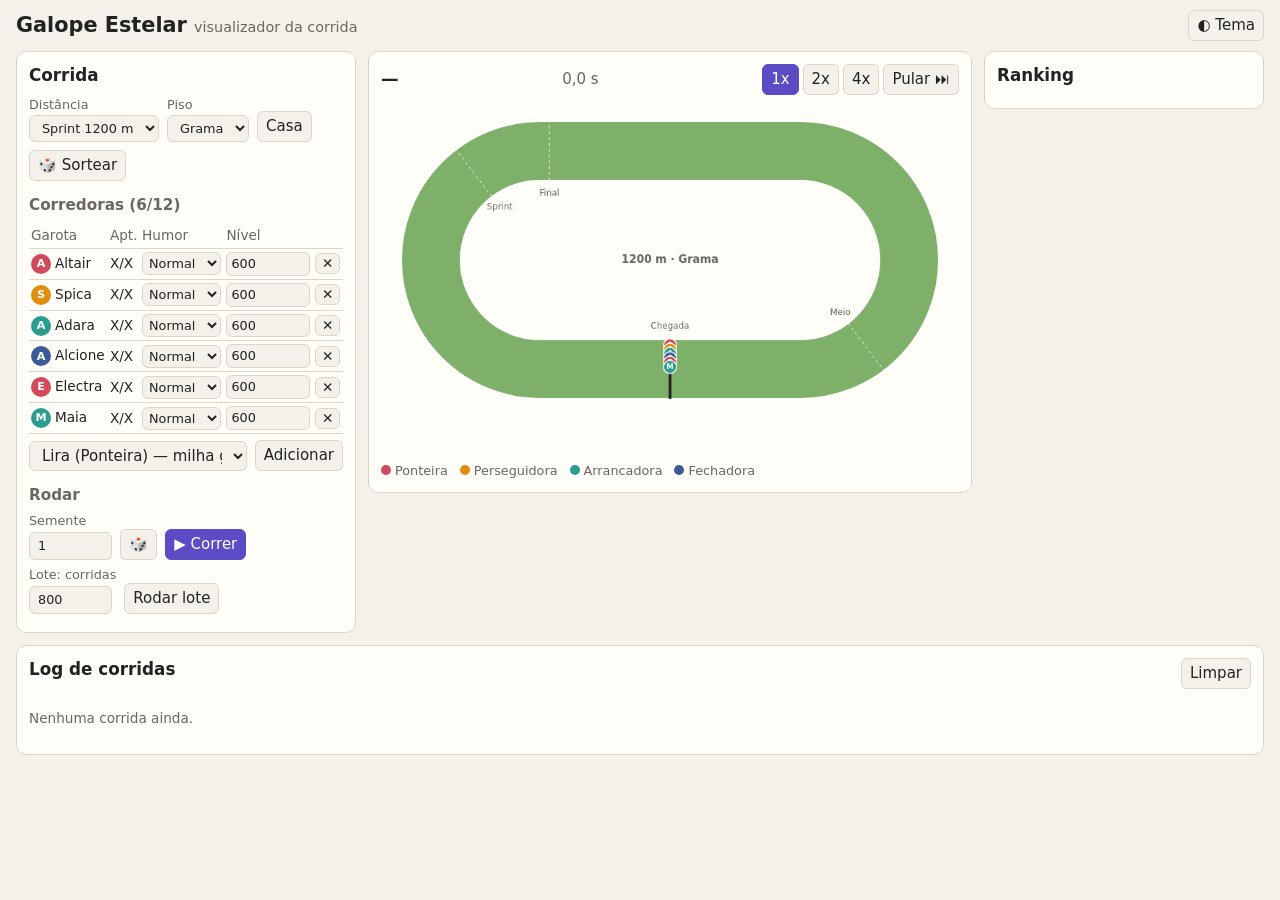
<file: visualizador/index.html>
<!doctype html>
<html lang="pt-BR">
<head>
<meta charset="utf-8">
<meta name="viewport" content="width=device-width, initial-scale=1">
<title>Galope Estelar — Visualizador da Corrida</title>
<link rel="stylesheet" href="estilo.css">
</head>
<body>
<header>
  <h1>Galope Estelar <small>visualizador da corrida</small></h1>
  <button id="tema" type="button" title="Alternar tema claro/escuro">◐ Tema</button>
</header>

<main>
  <section class="painel" id="config">
    <h2>Corrida</h2>
    <div class="linha">
      <label>Distância
        <select id="dist">
          <option value="0">Sprint 1200 m</option>
          <option value="1">Milha 1600 m</option>
          <option value="2">Média 2000 m</option>
          <option value="3">Longa 3200 m</option>
        </select>
      </label>
      <label>Piso
        <select id="piso">
          <option value="0">Grama</option>
          <option value="1">Terra</option>
        </select>
      </label>
      <button id="casa" type="button">Casa</button>
      <button id="sortear" type="button" title="Sorteia garotas do elenco todo (mesma quantidade, ou 6)">🎲 Sortear</button>
    </div>

    <h3>Corredoras <span id="contagem"></span></h3>
    <table id="campo">
      <thead><tr><th>Garota</th><th>Apt.</th><th>Humor</th><th>Nível</th><th></th></tr></thead>
      <tbody></tbody>
    </table>
    <div class="linha">
      <select id="addSel" aria-label="Garota para adicionar"></select>
      <button id="add" type="button">Adicionar</button>
    </div>

    <h3>Rodar</h3>
    <div class="linha">
      <label>Semente <input id="semente" type="number" value="1" step="1"></label>
      <button id="novaSemente" type="button" title="Semente aleatória">🎲</button>
      <button id="iniciar" type="button" class="primario">▶ Correr</button>
    </div>
    <div class="linha">
      <label>Lote: corridas <input id="loteN" type="number" value="800" min="1" step="100"></label>
      <button id="lote" type="button">Rodar lote</button>
    </div>
  </section>

  <section class="painel" id="palco">
    <div class="topo">
      <span id="fase">—</span>
      <span id="relogio">0,0 s</span>
      <div class="vel" role="group" aria-label="Velocidade">
        <button type="button" data-vel="1" class="ativo">1x</button>
        <button type="button" data-vel="2">2x</button>
        <button type="button" data-vel="4">4x</button>
        <button type="button" id="pular">Pular ⏭</button>
      </div>
    </div>
    <canvas id="pista" width="800" height="440"></canvas>
    <div id="avisos" aria-live="polite"></div>
    <div class="legenda">
      <span><i class="pon"></i>Ponteira</span><span><i class="per"></i>Perseguidora</span>
      <span><i class="arr"></i>Arrancadora</span><span><i class="fec"></i>Fechadora</span>
    </div>
  </section>

  <section class="painel" id="lado">
    <h2 id="ladoTitulo">Ranking</h2>
    <ol id="ranking"></ol>
    <div id="resultado" hidden></div>
  </section>

  <section class="painel" id="logPainel">
    <div class="topo"><h2>Log de corridas</h2><button id="limparLog" type="button">Limpar</button></div>
    <ol id="log" reversed></ol>
    <p id="logVazio" class="sutil">Nenhuma corrida ainda.</p>
  </section>
</main>

<script src="garotas.js"></script>
<script src="sim.js"></script>
<script src="app.js"></script>
</body>
</html>
</file>
<file: visualizador/estilo.css>
:root {
  --bg: #f4f1ea; --painel: #fffdf8; --txt: #222; --sutil: #6b6660; --borda: #ddd6c8;
  --grama: #7fb069; --terra: #c49a6c; --pista-borda: #fff; --destaque: #5b4bc4;
  --pon: #d1495b; --per: #e08e0b; --arr: #2a9d8f; --fec: #3d5a98;
  color-scheme: light;
}
@media (prefers-color-scheme: dark) {
  :root:not([data-theme="light"]) {
    --bg: #15151c; --painel: #1f1f29; --txt: #ebe8f2; --sutil: #9a97a6; --borda: #343442;
    --grama: #3f6b33; --terra: #7a5a38; --pista-borda: #c9c6d4; --destaque: #9d91ff;
    --pon: #ef6f7f; --per: #f5a524; --arr: #3cc4b3; --fec: #7b9be0;
    color-scheme: dark;
  }
}
:root[data-theme="dark"] {
  --bg: #15151c; --painel: #1f1f29; --txt: #ebe8f2; --sutil: #9a97a6; --borda: #343442;
  --grama: #3f6b33; --terra: #7a5a38; --pista-borda: #c9c6d4; --destaque: #9d91ff;
  --pon: #ef6f7f; --per: #f5a524; --arr: #3cc4b3; --fec: #7b9be0;
  color-scheme: dark;
}

* { box-sizing: border-box; }
body { margin: 0; background: var(--bg); color: var(--txt); font: 15px/1.4 system-ui, sans-serif; }
header { display: flex; justify-content: space-between; align-items: center; padding: 10px 16px; }
h1 { font-size: 1.3rem; margin: 0; }
h1 small { font-weight: 400; color: var(--sutil); font-size: .9rem; }
h2 { font-size: 1.05rem; margin: 0 0 8px; }
h3 { font-size: .95rem; margin: 14px 0 6px; color: var(--sutil); }

main { display: grid; grid-template-columns: 340px 1fr 280px; gap: 12px; padding: 0 16px 16px; align-items: start; }
@media (max-width: 1150px) { main { grid-template-columns: 1fr 1fr; } #palco { grid-column: 1 / -1; order: -1; } }
@media (max-width: 700px) { main { grid-template-columns: 1fr; } }

.painel { background: var(--painel); border: 1px solid var(--borda); border-radius: 10px; padding: 12px; min-width: 0; }
.linha { display: flex; flex-wrap: wrap; gap: 8px; align-items: end; margin: 6px 0; }
label { display: flex; flex-direction: column; font-size: .8rem; color: var(--sutil); gap: 2px; }
input, select, button { font: inherit; color: var(--txt); background: var(--bg); border: 1px solid var(--borda); border-radius: 6px; padding: 4px 8px; }
input[type="number"] { width: 6.5em; }
button { cursor: pointer; }
button:hover { border-color: var(--destaque); }
button.primario, button.ativo { background: var(--destaque); color: #fff; border-color: var(--destaque); }
#addSel { flex: 1; min-width: 0; }

table { width: 100%; border-collapse: collapse; font-size: .85rem; }
th { text-align: left; color: var(--sutil); font-weight: 500; }
td, th { padding: 3px 2px; border-bottom: 1px solid var(--borda); }
td select { padding: 2px; font-size: .8rem; }
td input { width: 4.5em; padding: 2px 4px; font-size: .8rem; }
td button { padding: 0 6px; }

.ponto { display: inline-grid; place-items: center; width: 20px; height: 20px; border-radius: 50%; color: #fff; font-size: .7rem; font-weight: 700; margin-right: 4px; vertical-align: middle; }
.pon { background: var(--pon); } .per { background: var(--per); } .arr { background: var(--arr); } .fec { background: var(--fec); }

.topo { display: flex; flex-wrap: wrap; gap: 10px; align-items: center; justify-content: space-between; margin-bottom: 6px; }
#fase { font-weight: 700; font-size: 1.1rem; }
#relogio { font-variant-numeric: tabular-nums; color: var(--sutil); }
.vel { display: flex; gap: 4px; }
canvas { width: 100%; height: auto; display: block; }
#avisos { min-height: 3.2em; font-size: .85rem; }
#avisos div { animation: some 3s forwards; }
@keyframes some { 0%, 70% { opacity: 1; } 100% { opacity: 0; } }
.legenda { display: flex; flex-wrap: wrap; gap: 12px; font-size: .8rem; color: var(--sutil); }
.legenda i { display: inline-block; width: 10px; height: 10px; border-radius: 50%; margin-right: 4px; }

#ranking { list-style: none; padding: 0; margin: 0; }
#ranking li { display: grid; grid-template-columns: 1.6em 1fr; gap: 2px 6px; padding: 4px 0; border-bottom: 1px solid var(--borda); font-size: .85rem; }
#ranking .pos { grid-row: span 2; font-weight: 700; color: var(--sutil); align-self: center; }
#ranking .barra { height: 5px; background: var(--borda); border-radius: 3px; overflow: hidden; }
#ranking .barra span { display: block; height: 100%; background: var(--arr); }
#ranking .barra span.baixo { background: var(--pon); }
#ranking .info { color: var(--sutil); font-size: .75rem; float: right; font-variant-numeric: tabular-nums; }
#resultado table td:last-child, #resultado table th:last-child { text-align: right; font-variant-numeric: tabular-nums; }
#logPainel { grid-column: 1 / -1; }
#log { margin: 0; padding-left: 2.2em; max-height: 320px; overflow: auto; font-size: .85rem; }
#log li { padding: 4px 0; border-bottom: 1px solid var(--borda); }
#log li button { font-size: .75rem; padding: 0 6px; margin-left: 6px; }
.sutil { color: var(--sutil); font-size: .85rem; }
.bar { display: inline-block; height: 8px; background: var(--destaque); border-radius: 2px; vertical-align: middle; margin-right: 4px; }
</file>
